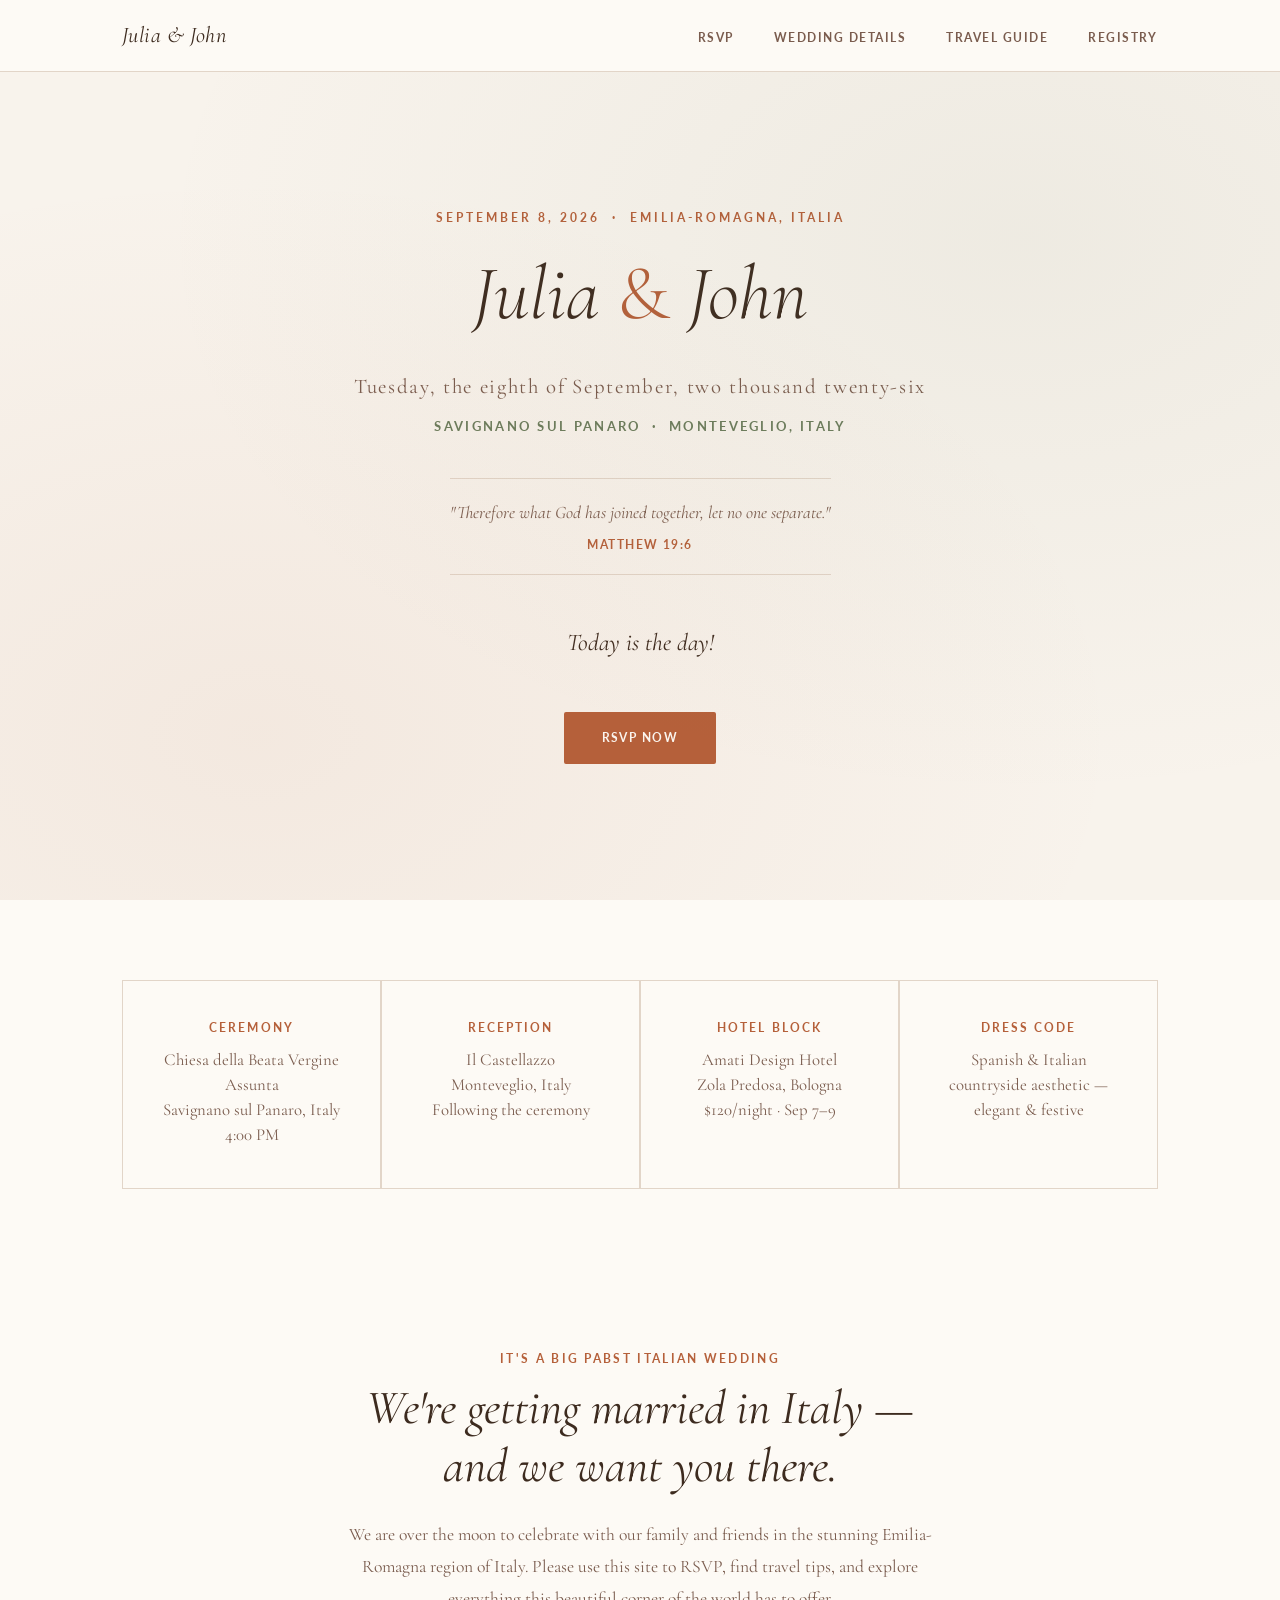
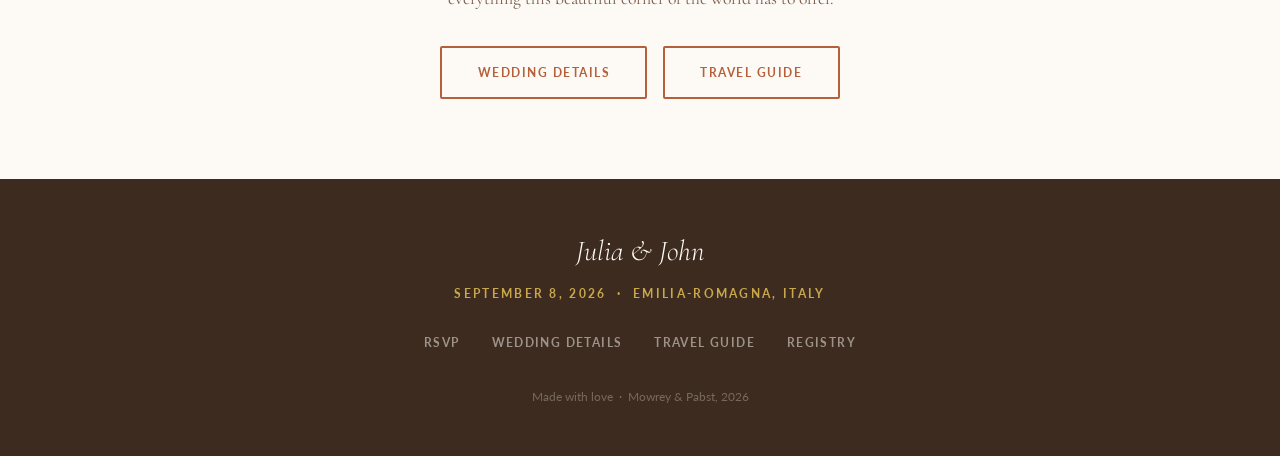
<file: index.html>
<!DOCTYPE html>
<html lang="en">
<head>
  <meta charset="UTF-8" />
  <meta name="viewport" content="width=device-width, initial-scale=1.0" />
  <title>Julia & John — September 8, 2026</title>
  <meta name="description" content="Julia Mowrey & John Pabst are getting married in Emilia-Romagna, Italy on September 8, 2026." />
  <link rel="stylesheet" href="css/style.css" />
</head>
<body>

  <!-- Navigation -->
  <nav>
    <div class="nav-inner">
      <a href="index.html" class="nav-logo">Julia & John</a>
      <ul class="nav-links">
        <li><a href="rsvp.html">RSVP</a></li>
        <li><a href="wedding-details.html">Wedding Details</a></li>
        <li><a href="travel-guide.html">Travel Guide</a></li>
        <li><a href="registry.html">Registry</a></li>
      </ul>
      <button class="nav-toggle" aria-label="Toggle menu">
        <span></span><span></span><span></span>
      </button>
    </div>
  </nav>

  <!-- Mobile Drawer -->
  <div class="nav-drawer">
    <a href="rsvp.html">RSVP</a>
    <a href="wedding-details.html">Wedding Details</a>
    <a href="travel-guide.html">Travel Guide</a>
    <a href="registry.html">Registry</a>
  </div>

  <div class="page-content">

    <!-- Hero -->
    <section class="hero">
      <p class="hero-eyebrow">September 8, 2026 &nbsp;·&nbsp; Emilia-Romagna, Italia</p>
      <h1>Julia <span class="hero-amp">&amp;</span> John</h1>
      <p class="hero-date">Tuesday, the eighth of September, two thousand twenty-six</p>
      <p class="hero-location">Savignano sul Panaro &nbsp;·&nbsp; Monteveglio, Italy</p>

      <blockquote class="hero-quote">
        "Therefore what God has joined together, let no one separate."
        <cite>Matthew 19:6</cite>
      </blockquote>

      <!-- Countdown -->
      <div class="countdown" id="countdown">
        <div class="countdown-unit">
          <span class="countdown-number" id="cd-days">--</span>
          <span class="countdown-label">Days</span>
        </div>
        <span class="countdown-sep">:</span>
        <div class="countdown-unit">
          <span class="countdown-number" id="cd-hours">--</span>
          <span class="countdown-label">Hours</span>
        </div>
        <span class="countdown-sep">:</span>
        <div class="countdown-unit">
          <span class="countdown-number" id="cd-minutes">--</span>
          <span class="countdown-label">Minutes</span>
        </div>
        <span class="countdown-sep">:</span>
        <div class="countdown-unit">
          <span class="countdown-number" id="cd-seconds">--</span>
          <span class="countdown-label">Seconds</span>
        </div>
      </div>

      <a href="rsvp.html" class="btn btn-primary">RSVP Now</a>
    </section>

    <!-- Quick Info -->
    <section class="quick-info">
      <div class="container">
        <div class="info-grid">
          <div class="info-card">
            <h4>Ceremony</h4>
            <p>Chiesa della Beata Vergine Assunta<br>Savignano sul Panaro, Italy<br>4:00 PM</p>
          </div>
          <div class="info-card">
            <h4>Reception</h4>
            <p>Il Castellazzo<br>Monteveglio, Italy<br>Following the ceremony</p>
          </div>
          <div class="info-card">
            <h4>Hotel Block</h4>
            <p>Amati Design Hotel<br>Zola Predosa, Bologna<br>$120/night · Sep 7–9</p>
          </div>
          <div class="info-card">
            <h4>Dress Code</h4>
            <p>Spanish & Italian<br>countryside aesthetic —<br>elegant & festive</p>
          </div>
        </div>
      </div>
    </section>

    <!-- Brief Welcome -->
    <section>
      <div class="container" style="max-width: 680px; text-align: center;">
        <p class="section-label">It's a Big Pabst Italian Wedding</p>
        <h2 style="font-style:italic; margin-bottom: 1.5rem;">We're getting married in Italy — and we want you there.</h2>
        <p style="color: var(--text-light); font-family: var(--font-serif); font-size: 1.1rem; line-height: 1.8; margin-bottom: 2rem;">
          We are over the moon to celebrate with our family and friends in the stunning Emilia-Romagna region of Italy.
          Please use this site to RSVP, find travel tips, and explore everything this beautiful corner of the world has to offer.
        </p>
        <div style="display:flex; gap:1rem; justify-content:center; flex-wrap:wrap;">
          <a href="wedding-details.html" class="btn btn-outline">Wedding Details</a>
          <a href="travel-guide.html" class="btn btn-outline">Travel Guide</a>
        </div>
      </div>
    </section>

  </div><!-- /.page-content -->

  <!-- Footer -->
  <footer>
    <p class="footer-names">Julia & John</p>
    <p class="footer-date">September 8, 2026 &nbsp;·&nbsp; Emilia-Romagna, Italy</p>
    <ul class="footer-links">
      <li><a href="rsvp.html">RSVP</a></li>
      <li><a href="wedding-details.html">Wedding Details</a></li>
      <li><a href="travel-guide.html">Travel Guide</a></li>
      <li><a href="registry.html">Registry</a></li>
    </ul>
    <p class="footer-copy">Made with love &nbsp;·&nbsp; Mowrey &amp; Pabst, 2026</p>
  </footer>

  <script src="js/main.js"></script>
</body>
</html>
</file>
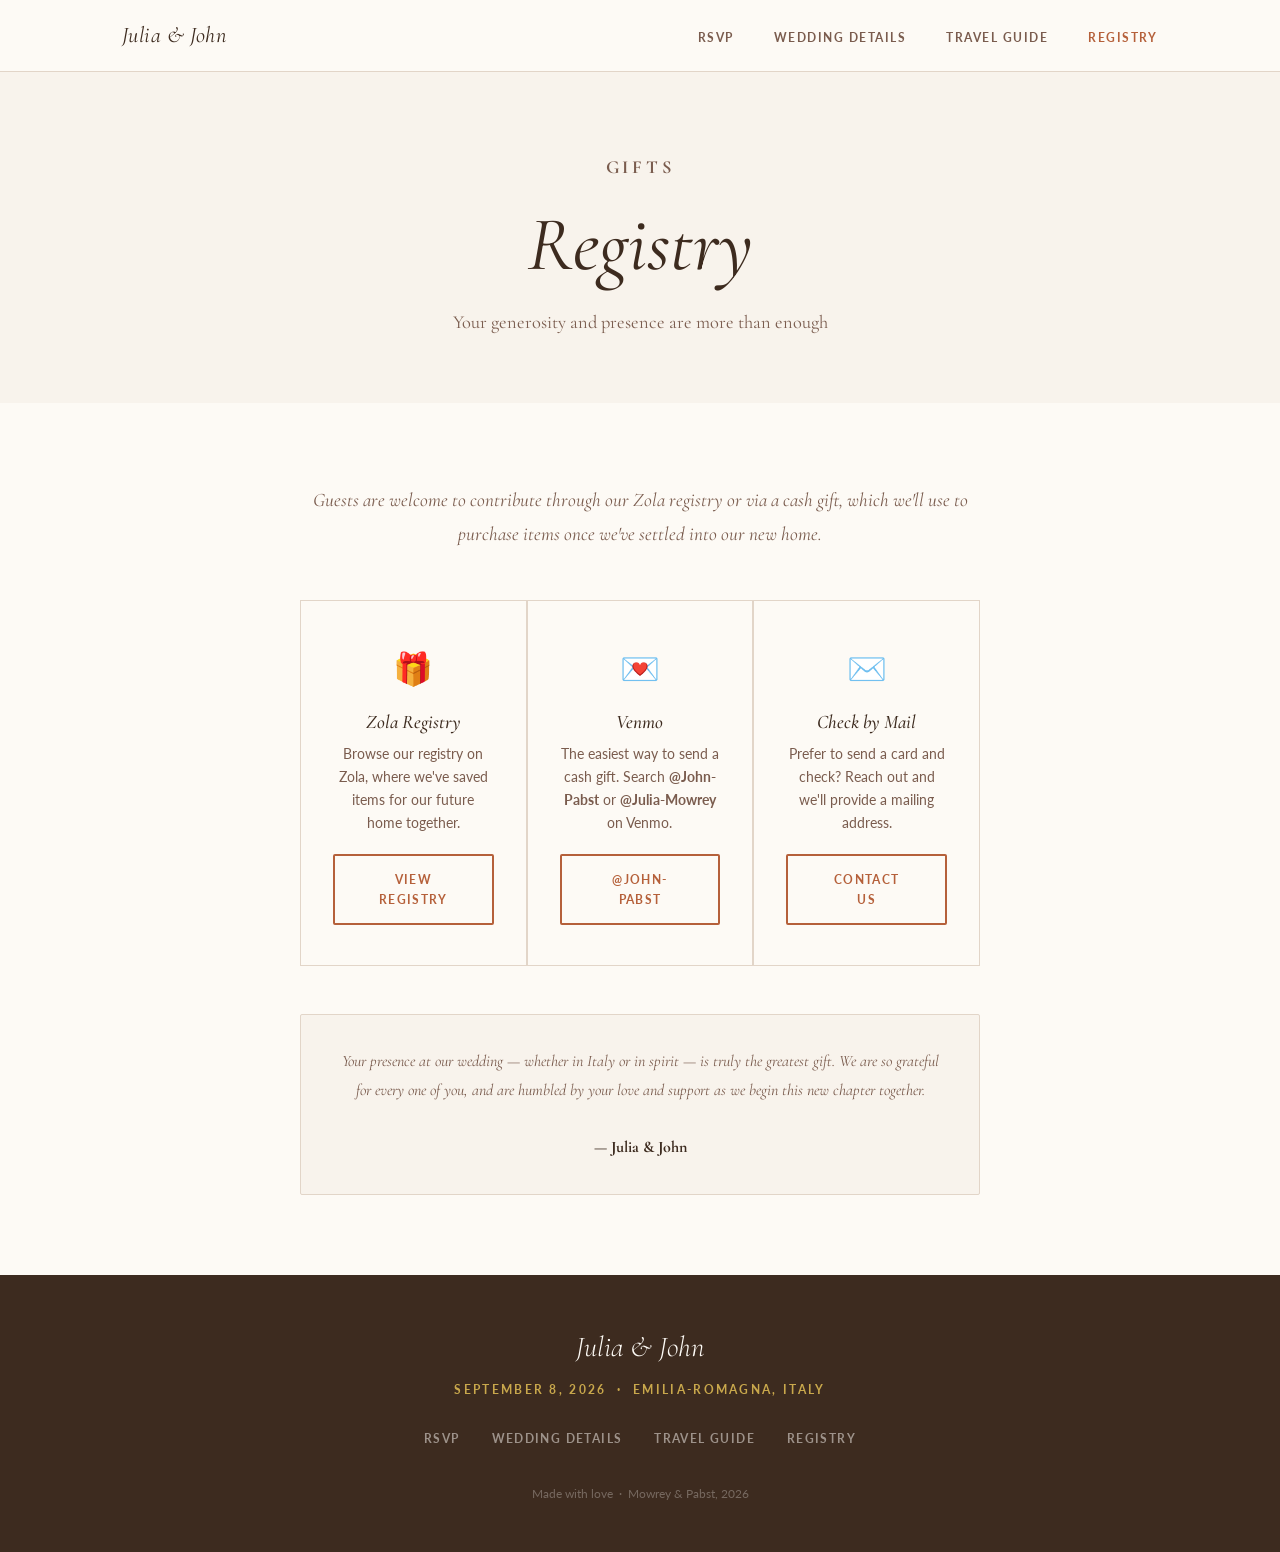
<file: registry.html>
<!DOCTYPE html>
<html lang="en">
<head>
  <meta charset="UTF-8" />
  <meta name="viewport" content="width=device-width, initial-scale=1.0" />
  <title>Registry — Julia & John</title>
  <meta name="description" content="Wedding registry for Julia & John Pabst, September 8, 2026." />
  <link rel="stylesheet" href="css/style.css" />
</head>
<body>

  <!-- Navigation -->
  <nav>
    <div class="nav-inner">
      <a href="index.html" class="nav-logo">Julia & John</a>
      <ul class="nav-links">
        <li><a href="rsvp.html">RSVP</a></li>
        <li><a href="wedding-details.html">Wedding Details</a></li>
        <li><a href="travel-guide.html">Travel Guide</a></li>
        <li><a href="registry.html">Registry</a></li>
      </ul>
      <button class="nav-toggle" aria-label="Toggle menu">
        <span></span><span></span><span></span>
      </button>
    </div>
  </nav>

  <div class="nav-drawer">
    <a href="rsvp.html">RSVP</a>
    <a href="wedding-details.html">Wedding Details</a>
    <a href="travel-guide.html">Travel Guide</a>
    <a href="registry.html">Registry</a>
  </div>

  <div class="page-content">

    <!-- Page Hero -->
    <div class="page-hero">
      <p class="section-label">Gifts</p>
      <h1>Registry</h1>
      <p>Your generosity and presence are more than enough</p>
    </div>

    <!-- Registry Content -->
    <section>
      <div class="container">
        <div class="registry-wrap">

          <p class="registry-message">
            Guests are welcome to contribute through our Zola registry or
            via a cash gift, which we'll use to purchase items once we've settled into our new home.
          </p>

          <div class="registry-options">

            <div class="registry-option">
              <span class="registry-option-icon">🎁</span>
              <h4>Zola Registry</h4>
              <p>
                Browse our registry on Zola, where we've saved items for our future home together.
              </p>
              <a
                href="https://www.zola.com/registry/juliaandjohnjune26"
                target="_blank"
                rel="noopener"
                class="btn btn-outline"
                style="font-size: 0.72rem;"
              >
                View Registry
              </a>
            </div>

            <div class="registry-option">
              <span class="registry-option-icon">💌</span>
              <h4>Venmo</h4>
              <p>
                The easiest way to send a cash gift. Search
                <strong>@John-Pabst</strong> or
                <strong>@Julia-Mowrey</strong> on Venmo.
              </p>
              <a href="#" class="btn btn-outline" style="font-size: 0.72rem;">
                @John-Pabst
              </a>
            </div>

            <div class="registry-option">
              <span class="registry-option-icon">✉️</span>
              <h4>Check by Mail</h4>
              <p>
                Prefer to send a card and check? Reach out and we'll provide a mailing address.
              </p>
              <a
                href="mailto:pabstmatrimonioteam@gmail.com"
                class="btn btn-outline"
                style="font-size: 0.72rem;"
              >
                Contact Us
              </a>
            </div>

          </div>

          <div class="registry-note">
            Your presence at our wedding — whether in Italy or in spirit — is truly the greatest gift.
            We are so grateful for every one of you, and are humbled by your love and support as we begin
            this new chapter together.
            <br><br>
            <strong style="font-style: normal; color: var(--brown);">— Julia & John</strong>
          </div>

        </div>
      </div>
    </section>

  </div><!-- /.page-content -->

  <!-- Footer -->
  <footer>
    <p class="footer-names">Julia & John</p>
    <p class="footer-date">September 8, 2026 &nbsp;·&nbsp; Emilia-Romagna, Italy</p>
    <ul class="footer-links">
      <li><a href="rsvp.html">RSVP</a></li>
      <li><a href="wedding-details.html">Wedding Details</a></li>
      <li><a href="travel-guide.html">Travel Guide</a></li>
      <li><a href="registry.html">Registry</a></li>
    </ul>
    <p class="footer-copy">Made with love &nbsp;·&nbsp; Mowrey &amp; Pabst, 2026</p>
  </footer>

  <script src="js/main.js"></script>
</body>
</html>
</file>
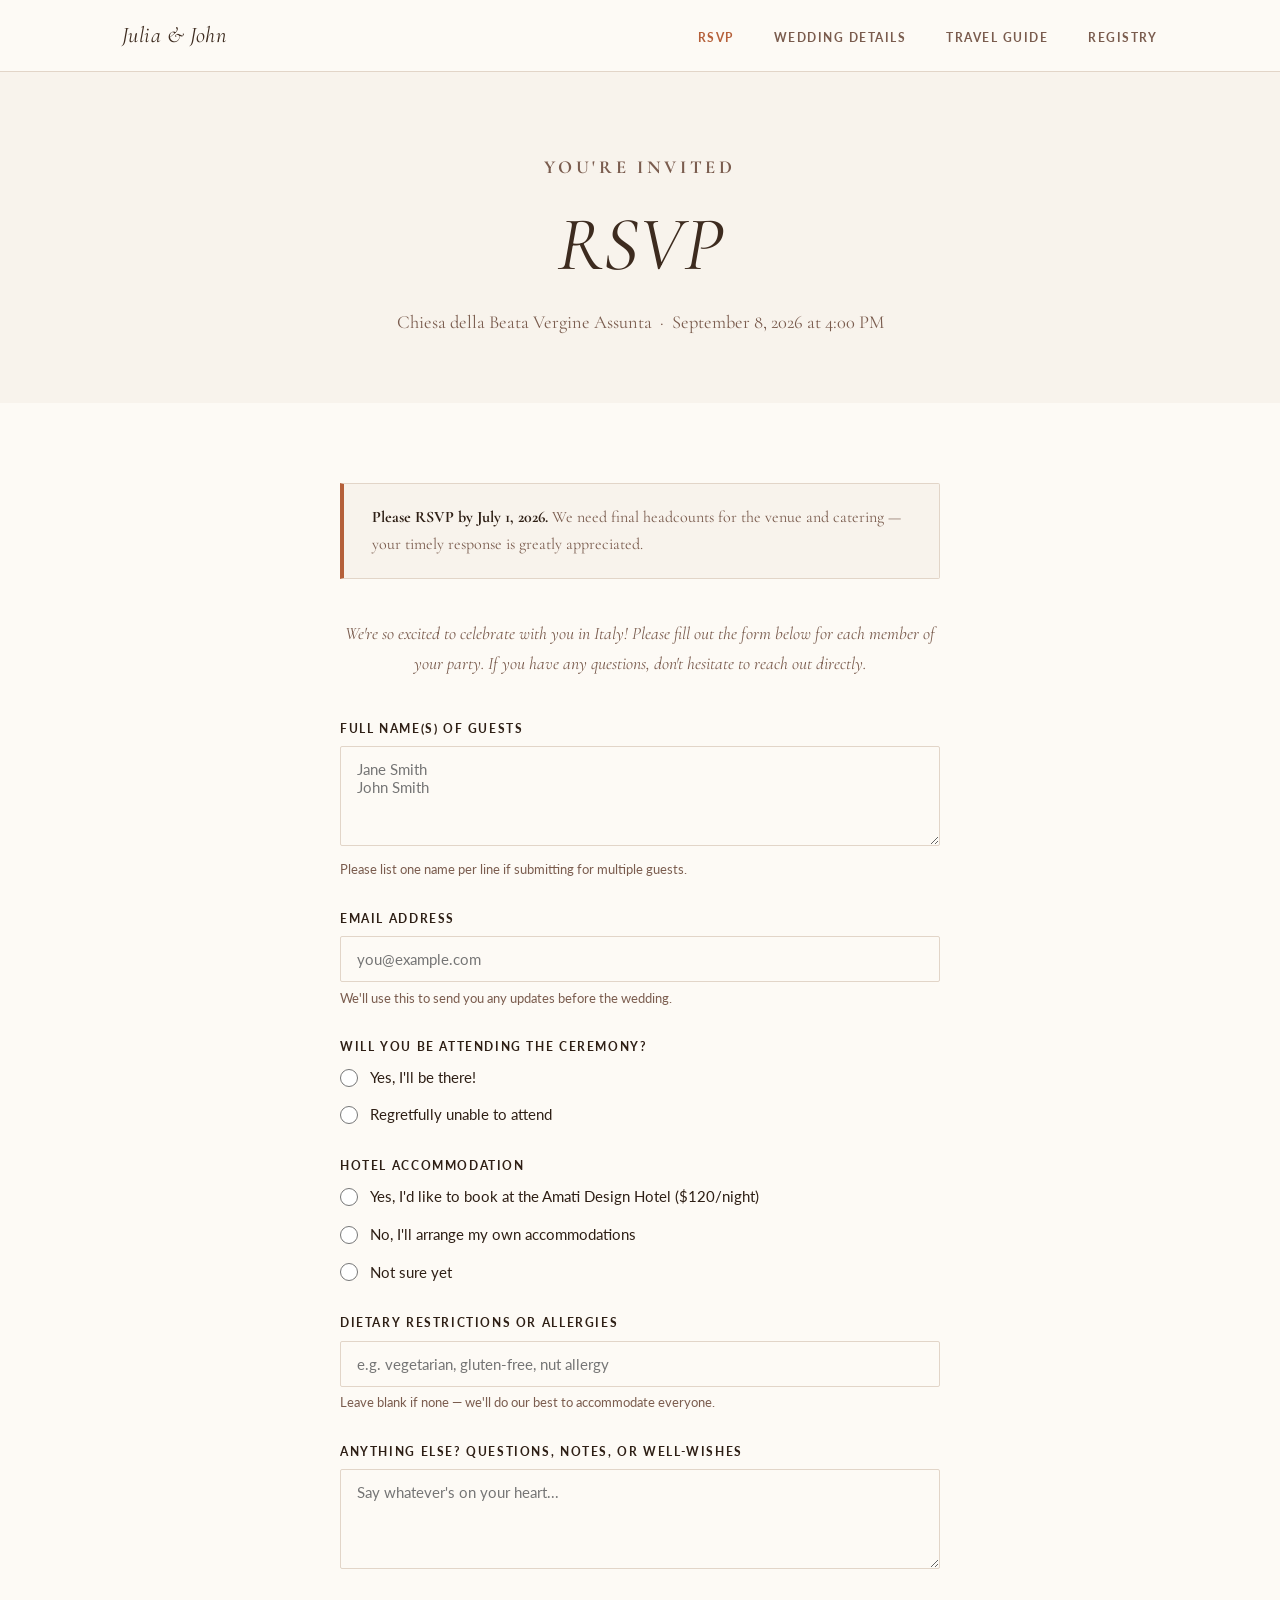
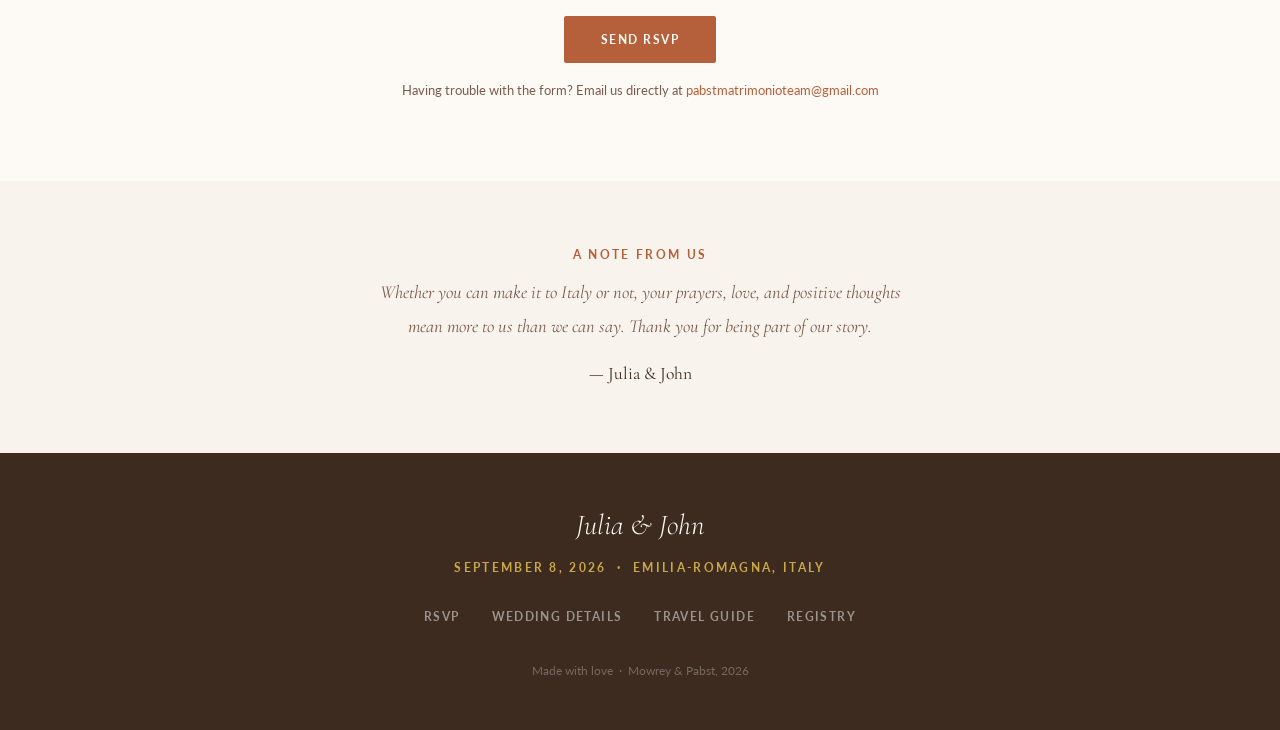
<file: rsvp.html>
<!DOCTYPE html>
<html lang="en">
<head>
  <meta charset="UTF-8" />
  <meta name="viewport" content="width=device-width, initial-scale=1.0" />
  <title>RSVP — Julia & John</title>
  <meta name="description" content="RSVP for Julia & John's wedding on September 8, 2026 in Emilia-Romagna, Italy." />
  <link rel="stylesheet" href="css/style.css" />
</head>
<body>

  <!-- Navigation -->
  <nav>
    <div class="nav-inner">
      <a href="index.html" class="nav-logo">Julia & John</a>
      <ul class="nav-links">
        <li><a href="rsvp.html">RSVP</a></li>
        <li><a href="wedding-details.html">Wedding Details</a></li>
        <li><a href="travel-guide.html">Travel Guide</a></li>
        <li><a href="registry.html">Registry</a></li>
      </ul>
      <button class="nav-toggle" aria-label="Toggle menu">
        <span></span><span></span><span></span>
      </button>
    </div>
  </nav>

  <div class="nav-drawer">
    <a href="rsvp.html">RSVP</a>
    <a href="wedding-details.html">Wedding Details</a>
    <a href="travel-guide.html">Travel Guide</a>
    <a href="registry.html">Registry</a>
  </div>

  <div class="page-content">

    <!-- Page Hero -->
    <div class="page-hero">
      <p class="section-label">You're Invited</p>
      <h1>RSVP</h1>
      <p>Chiesa della Beata Vergine Assunta &nbsp;·&nbsp; September 8, 2026 at 4:00 PM</p>
    </div>

    <!-- RSVP Form -->
    <section>
      <div class="container">
        <div class="rsvp-wrap">

          <div class="rsvp-deadline">
            <p><strong>Please RSVP by July 1, 2026.</strong> We need final headcounts for the venue and catering — your timely response is greatly appreciated.</p>
          </div>

          <p class="form-intro">
            We're so excited to celebrate with you in Italy! Please fill out the form below for each member of your party.
            If you have any questions, don't hesitate to reach out directly.
          </p>

          <!-- Success message (hidden until submission) -->
          <div id="rsvp-success" style="display:none; text-align:center; padding: 3rem 2rem;">
            <div class="ornament">✦ ✦ ✦</div>
            <h3 style="font-style:italic; margin: 1rem 0;">Thank you!</h3>
            <p style="color: var(--text-light); font-family: var(--font-serif); font-size: 1.1rem; line-height: 1.7;">
              Your RSVP has been received. We can't wait to celebrate with you in Italy.
              We'll be in touch with any updates as the date approaches.
            </p>
          </div>

          <form
            id="rsvp-form"
            action="https://formspree.io/f/xkoqbodz"
            method="POST"
          >

            <!-- Guest Names -->
            <div class="form-group">
              <label class="form-label" for="names">Full Name(s) of Guests</label>
              <textarea
                id="names"
                name="names"
                class="form-control"
                rows="3"
                placeholder="Jane Smith&#10;John Smith"
                required
              ></textarea>
              <p class="form-hint">Please list one name per line if submitting for multiple guests.</p>
            </div>

            <!-- Email -->
            <div class="form-group">
              <label class="form-label" for="email">Email Address</label>
              <input
                type="email"
                id="email"
                name="email"
                class="form-control"
                placeholder="you@example.com"
                required
              />
              <p class="form-hint">We'll use this to send you any updates before the wedding.</p>
            </div>

            <!-- Attendance -->
            <div class="form-group">
              <label class="form-label">Will you be attending the ceremony?</label>
              <div class="radio-group">
                <label class="radio-option">
                  <input type="radio" name="attending" value="yes" required />
                  <span>Yes, I'll be there!</span>
                </label>
                <label class="radio-option">
                  <input type="radio" name="attending" value="no" />
                  <span>Regretfully unable to attend</span>
                </label>
              </div>
            </div>

            <!-- Hotel -->
            <div class="form-group">
              <label class="form-label">Hotel Accommodation</label>
              <div class="radio-group">
                <label class="radio-option">
                  <input type="radio" name="hotel" value="yes" />
                  <span>Yes, I'd like to book at the Amati Design Hotel ($120/night)</span>
                </label>
                <label class="radio-option">
                  <input type="radio" name="hotel" value="no" />
                  <span>No, I'll arrange my own accommodations</span>
                </label>
                <label class="radio-option">
                  <input type="radio" name="hotel" value="unsure" />
                  <span>Not sure yet</span>
                </label>
              </div>
            </div>

            <!-- Dietary -->
            <div class="form-group">
              <label class="form-label" for="dietary">Dietary Restrictions or Allergies</label>
              <input
                type="text"
                id="dietary"
                name="dietary"
                class="form-control"
                placeholder="e.g. vegetarian, gluten-free, nut allergy"
              />
              <p class="form-hint">Leave blank if none — we'll do our best to accommodate everyone.</p>
            </div>

            <!-- Notes -->
            <div class="form-group">
              <label class="form-label" for="notes">Anything Else? Questions, Notes, or Well-Wishes</label>
              <textarea
                id="notes"
                name="notes"
                class="form-control"
                rows="4"
                placeholder="Say whatever's on your heart..."
              ></textarea>
            </div>

            <div class="form-submit">
              <button type="submit" class="btn btn-primary">Send RSVP</button>
              <p class="form-note">
                Having trouble with the form? Email us directly at
                <a href="mailto:pabstmatrimonioteam@gmail.com">pabstmatrimonioteam@gmail.com</a>
              </p>
            </div>

          </form>

        </div>
      </div>
    </section>

    <!-- Note -->
    <section style="background: var(--cream); padding: 4rem 2rem; text-align: center;">
      <div style="max-width: 540px; margin: 0 auto;">
        <p class="section-label">A Note from Us</p>
        <p style="font-family: var(--font-serif); font-size: 1.15rem; font-style: italic; color: var(--text-light); line-height: 1.8;">
          Whether you can make it to Italy or not, your prayers, love, and positive thoughts
          mean more to us than we can say. Thank you for being part of our story.
        </p>
        <p style="font-family: var(--font-serif); font-size: 1.1rem; color: var(--brown); margin-top: 1rem;">
          — Julia & John
        </p>
      </div>
    </section>

  </div><!-- /.page-content -->

  <!-- Footer -->
  <footer>
    <p class="footer-names">Julia & John</p>
    <p class="footer-date">September 8, 2026 &nbsp;·&nbsp; Emilia-Romagna, Italy</p>
    <ul class="footer-links">
      <li><a href="rsvp.html">RSVP</a></li>
      <li><a href="wedding-details.html">Wedding Details</a></li>
      <li><a href="travel-guide.html">Travel Guide</a></li>
      <li><a href="registry.html">Registry</a></li>
    </ul>
    <p class="footer-copy">Made with love &nbsp;·&nbsp; Mowrey &amp; Pabst, 2026</p>
  </footer>

  <script src="js/main.js"></script>
</body>
</html>
</file>
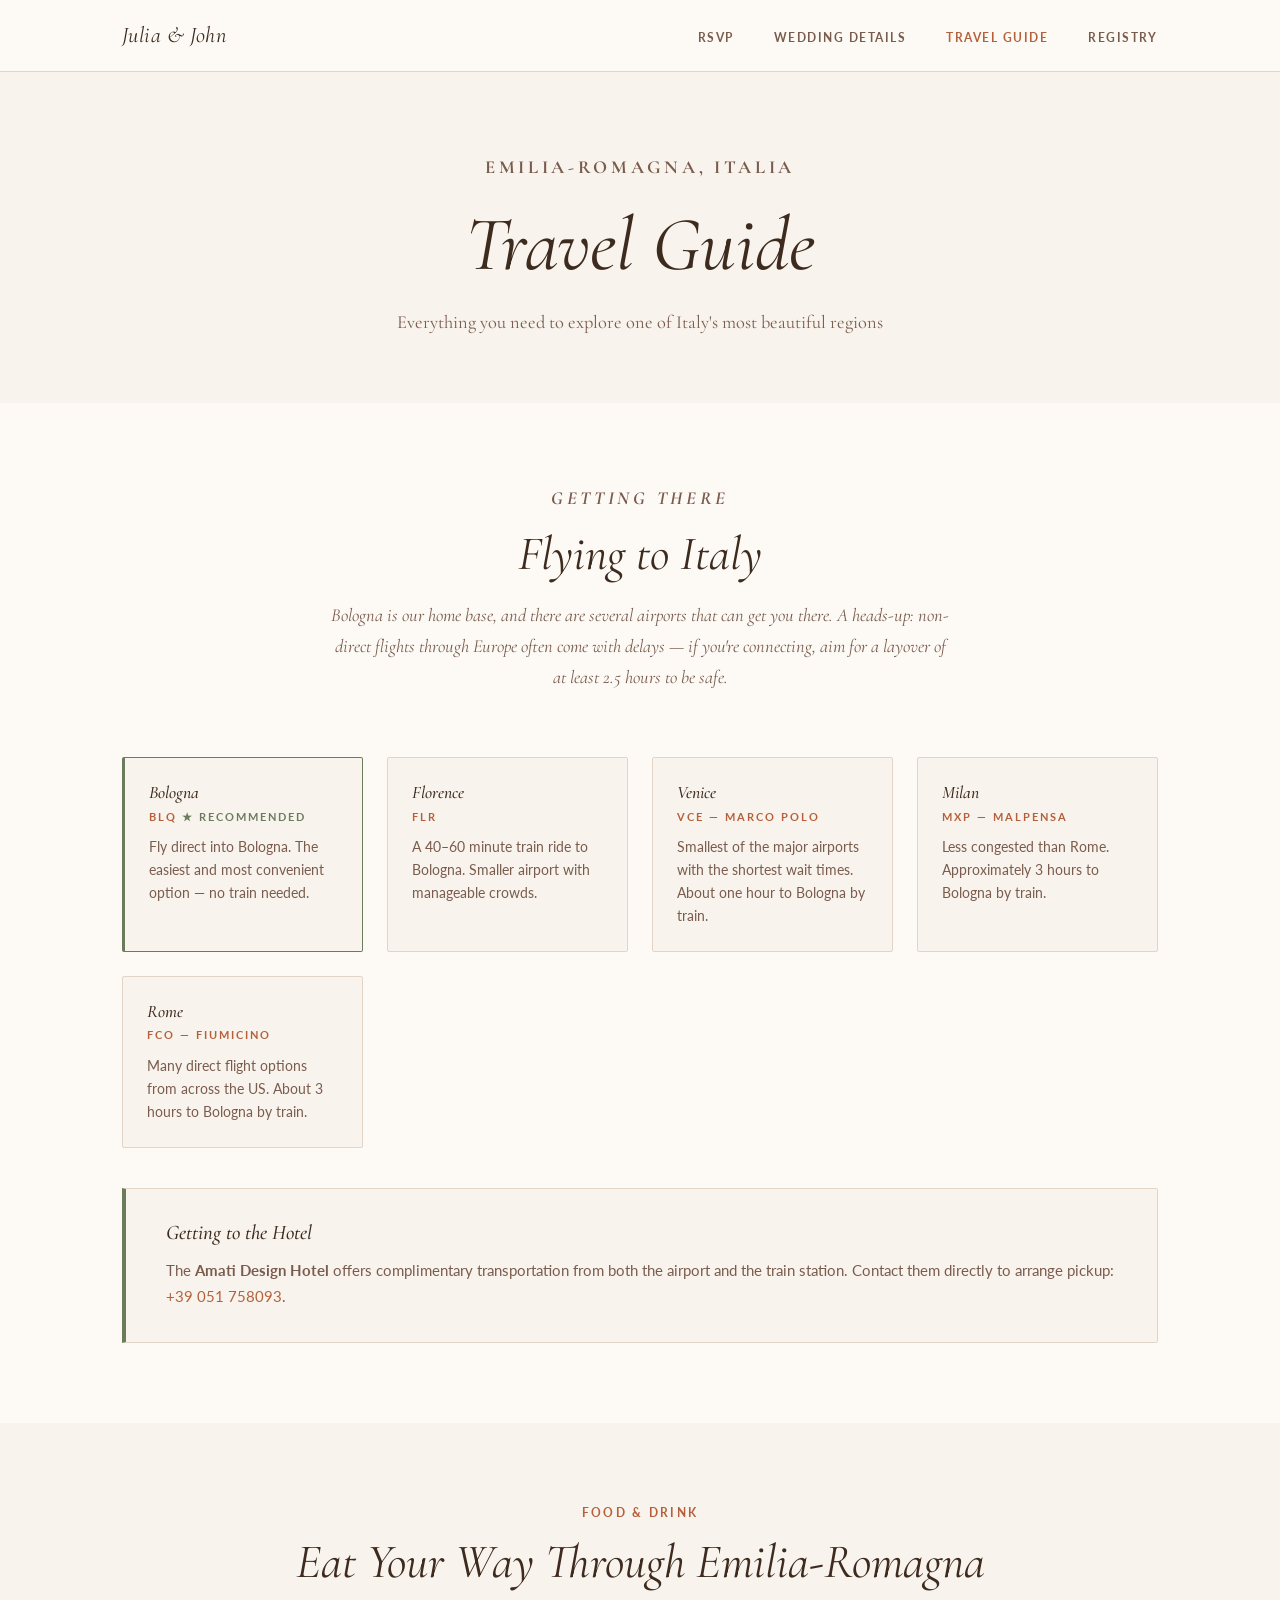
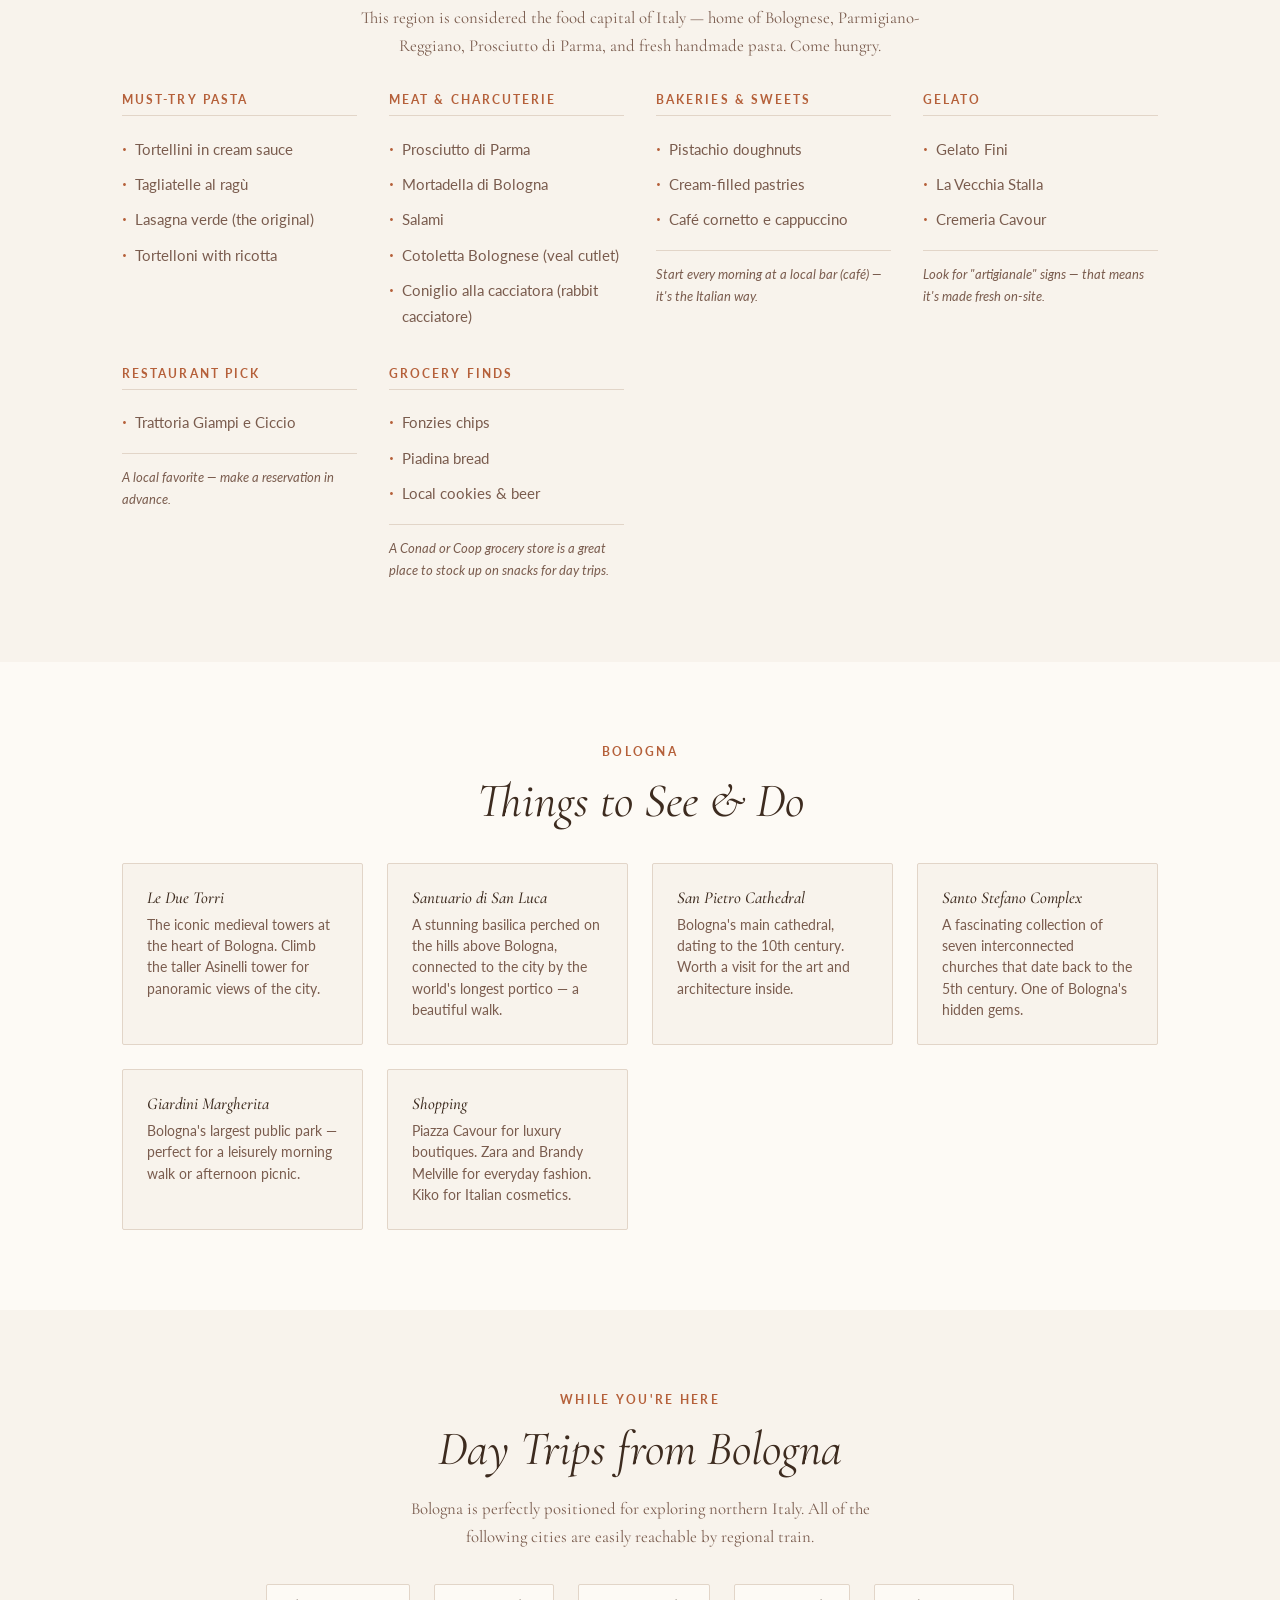
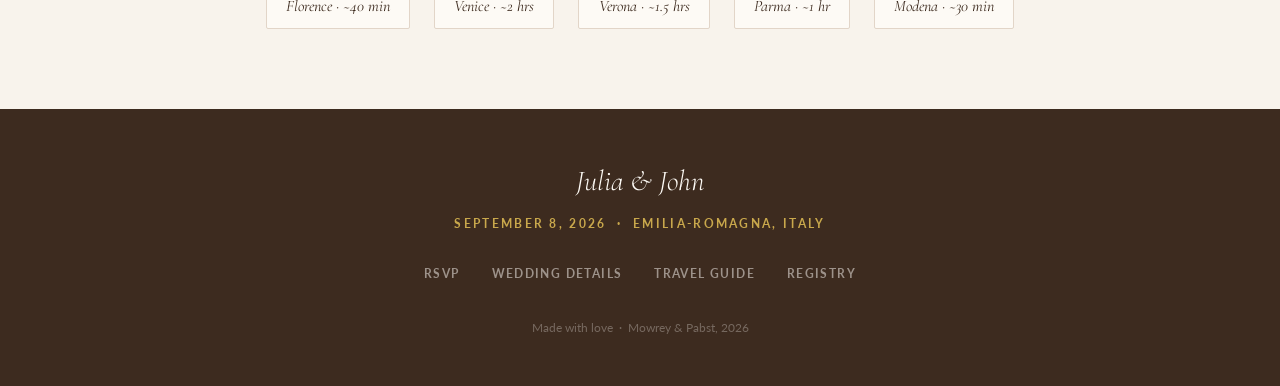
<file: travel-guide.html>
<!DOCTYPE html>
<html lang="en">
<head>
  <meta charset="UTF-8" />
  <meta name="viewport" content="width=device-width, initial-scale=1.0" />
  <title>Travel Guide — Julia & John</title>
  <meta name="description" content="Travel guide for Julia & John's wedding in Emilia-Romagna, Italy. Airports, dining, sights, and day trips." />
  <link rel="stylesheet" href="css/style.css" />
</head>
<body>

  <!-- Navigation -->
  <nav>
    <div class="nav-inner">
      <a href="index.html" class="nav-logo">Julia & John</a>
      <ul class="nav-links">
        <li><a href="rsvp.html">RSVP</a></li>
        <li><a href="wedding-details.html">Wedding Details</a></li>
        <li><a href="travel-guide.html">Travel Guide</a></li>
        <li><a href="registry.html">Registry</a></li>
      </ul>
      <button class="nav-toggle" aria-label="Toggle menu">
        <span></span><span></span><span></span>
      </button>
    </div>
  </nav>

  <div class="nav-drawer">
    <a href="rsvp.html">RSVP</a>
    <a href="wedding-details.html">Wedding Details</a>
    <a href="travel-guide.html">Travel Guide</a>
    <a href="registry.html">Registry</a>
  </div>

  <div class="page-content">

    <!-- Page Hero -->
    <div class="page-hero">
      <p class="section-label">Emilia-Romagna, Italia</p>
      <h1>Travel Guide</h1>
      <p>Everything you need to explore one of Italy's most beautiful regions</p>
    </div>

    <!-- Getting There -->
    <section>
      <div class="container">

        <div class="travel-intro">
          <p class="section-label">Getting There</p>
          <h2 style="font-style:italic; margin-bottom: 1rem;">Flying to Italy</h2>
          <p>
            Bologna is our home base, and there are several airports that can get you there.
            A heads-up: non-direct flights through Europe often come with delays — if you're
            connecting, aim for a layover of at least 2.5 hours to be safe.
          </p>
        </div>

        <div class="airport-grid">

          <div class="airport-card best">
            <h4>Bologna</h4>
            <p class="airport-code">BLQ</p>
            <p>Fly direct into Bologna. The easiest and most convenient option — no train needed.</p>
          </div>

          <div class="airport-card">
            <h4>Florence</h4>
            <p class="airport-code">FLR</p>
            <p>A 40–60 minute train ride to Bologna. Smaller airport with manageable crowds.</p>
          </div>

          <div class="airport-card">
            <h4>Venice</h4>
            <p class="airport-code">VCE — Marco Polo</p>
            <p>Smallest of the major airports with the shortest wait times. About one hour to Bologna by train.</p>
          </div>

          <div class="airport-card">
            <h4>Milan</h4>
            <p class="airport-code">MXP — Malpensa</p>
            <p>Less congested than Rome. Approximately 3 hours to Bologna by train.</p>
          </div>

          <div class="airport-card">
            <h4>Rome</h4>
            <p class="airport-code">FCO — Fiumicino</p>
            <p>Many direct flight options from across the US. About 3 hours to Bologna by train.</p>
          </div>

        </div>

        <!-- Hotel transport note -->
        <div style="margin-top: 2.5rem;" class="hotel-box">
          <h4>Getting to the Hotel</h4>
          <p style="color: var(--text-light); font-size: 0.95rem; margin-top: 0.75rem;">
            The <strong>Amati Design Hotel</strong> offers complimentary transportation from both the airport
            and the train station. Contact them directly to arrange pickup:
            <a href="tel:+390517580993">+39 051 758093</a>.
          </p>
        </div>

      </div>
    </section>

    <!-- Food & Drink -->
    <section class="food-section">
      <div class="container">

        <div style="text-align: center; margin-bottom: 2rem;">
          <p class="section-label">Food & Drink</p>
          <h2 style="font-style: italic;">Eat Your Way Through Emilia-Romagna</h2>
          <p style="color: var(--text-light); font-family: var(--font-serif); font-size: 1.05rem; margin-top: 0.75rem; max-width: 560px; margin-left: auto; margin-right: auto;">
            This region is considered the food capital of Italy — home of Bolognese, Parmigiano-Reggiano,
            Prosciutto di Parma, and fresh handmade pasta. Come hungry.
          </p>
        </div>

        <div class="food-cols">

          <div class="food-col">
            <h4>Must-Try Pasta</h4>
            <ul>
              <li>Tortellini in cream sauce</li>
              <li>Tagliatelle al ragù</li>
              <li>Lasagna verde (the original)</li>
              <li>Tortelloni with ricotta</li>
            </ul>
          </div>

          <div class="food-col">
            <h4>Meat & Charcuterie</h4>
            <ul>
              <li>Prosciutto di Parma</li>
              <li>Mortadella di Bologna</li>
              <li>Salami</li>
              <li>Cotoletta Bolognese (veal cutlet)</li>
              <li>Coniglio alla cacciatora (rabbit cacciatore)</li>
            </ul>
          </div>

          <div class="food-col">
            <h4>Bakeries & Sweets</h4>
            <ul>
              <li>Pistachio doughnuts</li>
              <li>Cream-filled pastries</li>
              <li>Café cornetto e cappuccino</li>
            </ul>
            <p class="note">Start every morning at a local bar (café) — it's the Italian way.</p>
          </div>

          <div class="food-col">
            <h4>Gelato</h4>
            <ul>
              <li>Gelato Fini</li>
              <li>La Vecchia Stalla</li>
              <li>Cremeria Cavour</li>
            </ul>
            <p class="note">Look for "artigianale" signs — that means it's made fresh on-site.</p>
          </div>

          <div class="food-col">
            <h4>Restaurant Pick</h4>
            <ul>
              <li>Trattoria Giampi e Ciccio</li>
            </ul>
            <p class="note">A local favorite — make a reservation in advance.</p>
          </div>

          <div class="food-col">
            <h4>Grocery Finds</h4>
            <ul>
              <li>Fonzies chips</li>
              <li>Piadina bread</li>
              <li>Local cookies & beer</li>
            </ul>
            <p class="note">A Conad or Coop grocery store is a great place to stock up on snacks for day trips.</p>
          </div>

        </div>
      </div>
    </section>

    <!-- Sights in Bologna -->
    <section>
      <div class="container">
        <div style="text-align: center; margin-bottom: 2rem;">
          <p class="section-label">Bologna</p>
          <h2 style="font-style: italic;">Things to See & Do</h2>
        </div>

        <div class="sights-grid">

          <div class="sight-card">
            <h4>Le Due Torri</h4>
            <p>The iconic medieval towers at the heart of Bologna. Climb the taller Asinelli tower for panoramic views of the city.</p>
          </div>

          <div class="sight-card">
            <h4>Santuario di San Luca</h4>
            <p>A stunning basilica perched on the hills above Bologna, connected to the city by the world's longest portico — a beautiful walk.</p>
          </div>

          <div class="sight-card">
            <h4>San Pietro Cathedral</h4>
            <p>Bologna's main cathedral, dating to the 10th century. Worth a visit for the art and architecture inside.</p>
          </div>

          <div class="sight-card">
            <h4>Santo Stefano Complex</h4>
            <p>A fascinating collection of seven interconnected churches that date back to the 5th century. One of Bologna's hidden gems.</p>
          </div>

          <div class="sight-card">
            <h4>Giardini Margherita</h4>
            <p>Bologna's largest public park — perfect for a leisurely morning walk or afternoon picnic.</p>
          </div>

          <div class="sight-card">
            <h4>Shopping</h4>
            <p>Piazza Cavour for luxury boutiques. Zara and Brandy Melville for everyday fashion. Kiko for Italian cosmetics.</p>
          </div>

        </div>
      </div>
    </section>

    <!-- Day Trips -->
    <section style="background: var(--cream);">
      <div class="container" style="text-align: center;">
        <p class="section-label">While You're Here</p>
        <h2 style="font-style: italic; margin-bottom: 1rem;">Day Trips from Bologna</h2>
        <p style="color: var(--text-light); font-family: var(--font-serif); font-size: 1.05rem; max-width: 500px; margin: 0 auto 2rem;">
          Bologna is perfectly positioned for exploring northern Italy.
          All of the following cities are easily reachable by regional train.
        </p>
        <div class="day-trips" style="justify-content: center;">
          <span class="day-trip-tag">Florence · ~40 min</span>
          <span class="day-trip-tag">Venice · ~2 hrs</span>
          <span class="day-trip-tag">Verona · ~1.5 hrs</span>
          <span class="day-trip-tag">Parma · ~1 hr</span>
          <span class="day-trip-tag">Modena · ~30 min</span>
        </div>
      </div>
    </section>

  </div><!-- /.page-content -->

  <!-- Footer -->
  <footer>
    <p class="footer-names">Julia & John</p>
    <p class="footer-date">September 8, 2026 &nbsp;·&nbsp; Emilia-Romagna, Italy</p>
    <ul class="footer-links">
      <li><a href="rsvp.html">RSVP</a></li>
      <li><a href="wedding-details.html">Wedding Details</a></li>
      <li><a href="travel-guide.html">Travel Guide</a></li>
      <li><a href="registry.html">Registry</a></li>
    </ul>
    <p class="footer-copy">Made with love &nbsp;·&nbsp; Mowrey &amp; Pabst, 2026</p>
  </footer>

  <script src="js/main.js"></script>
</body>
</html>
</file>
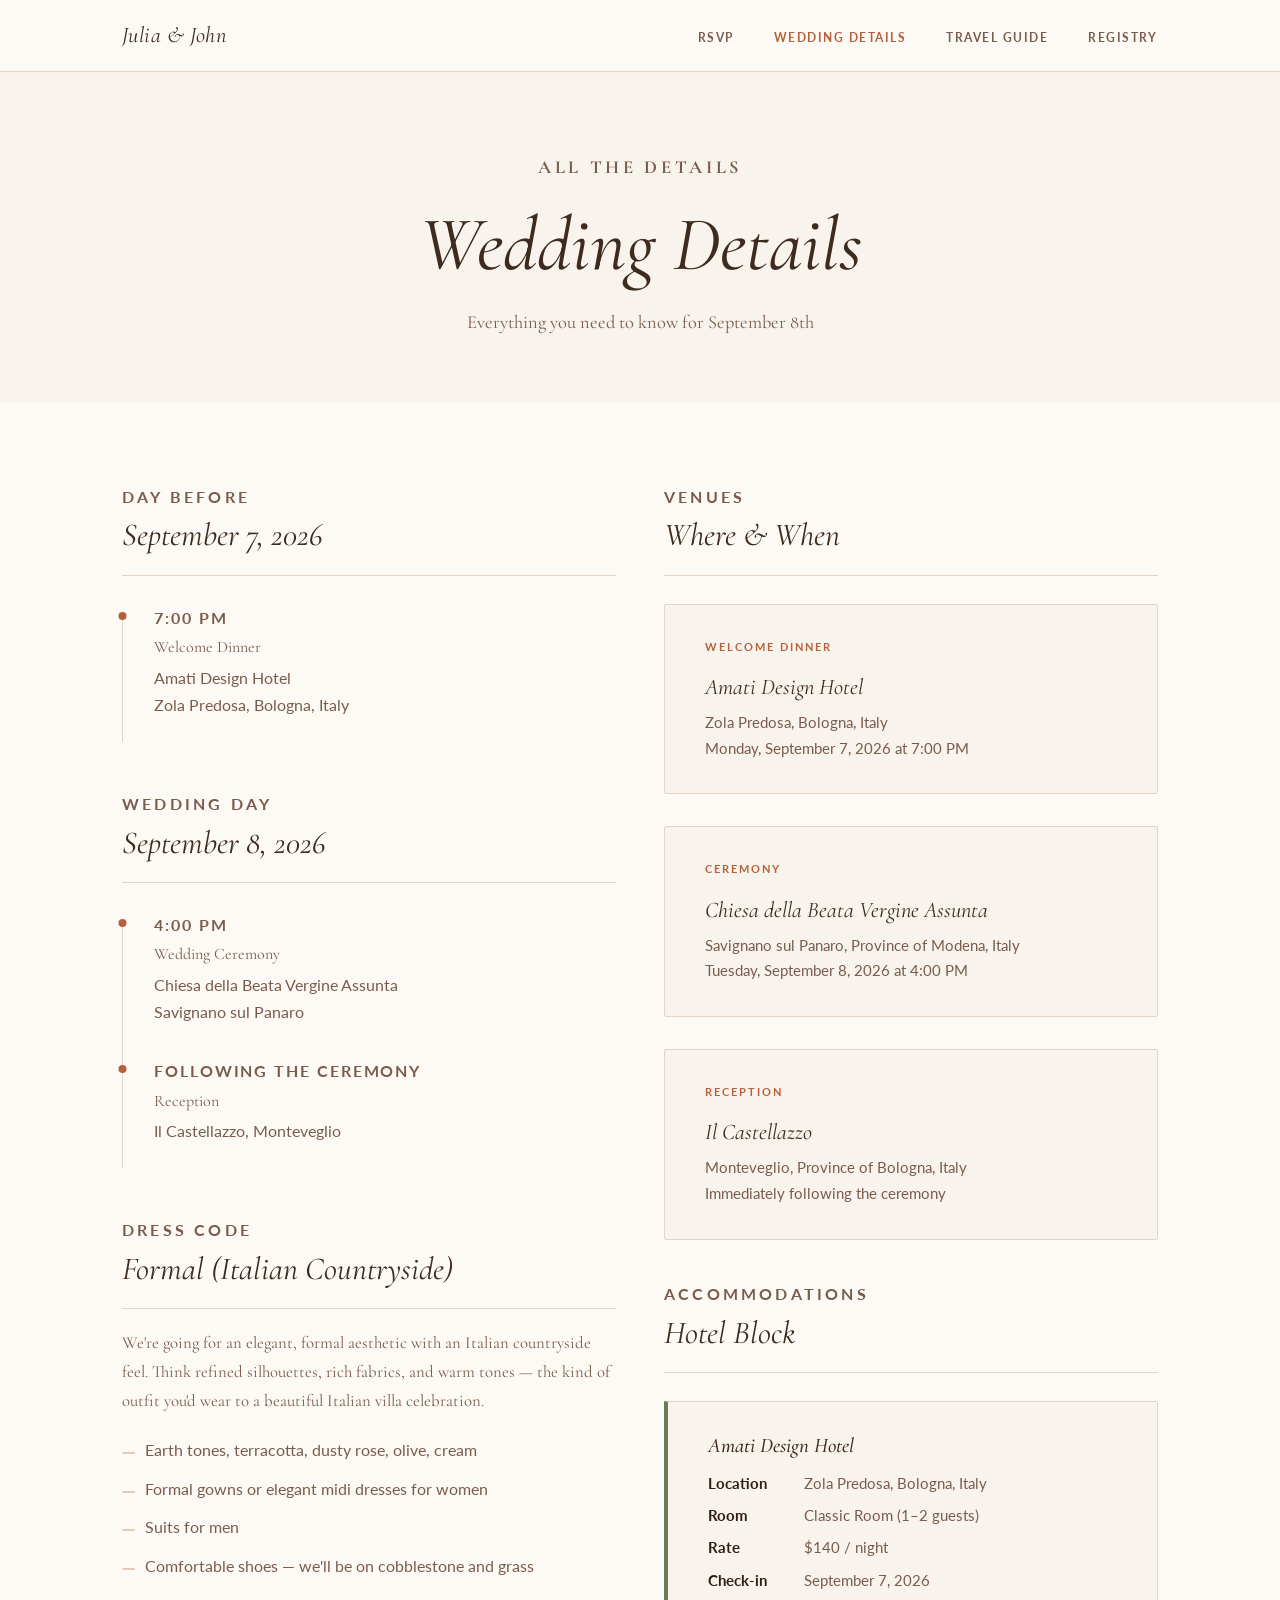
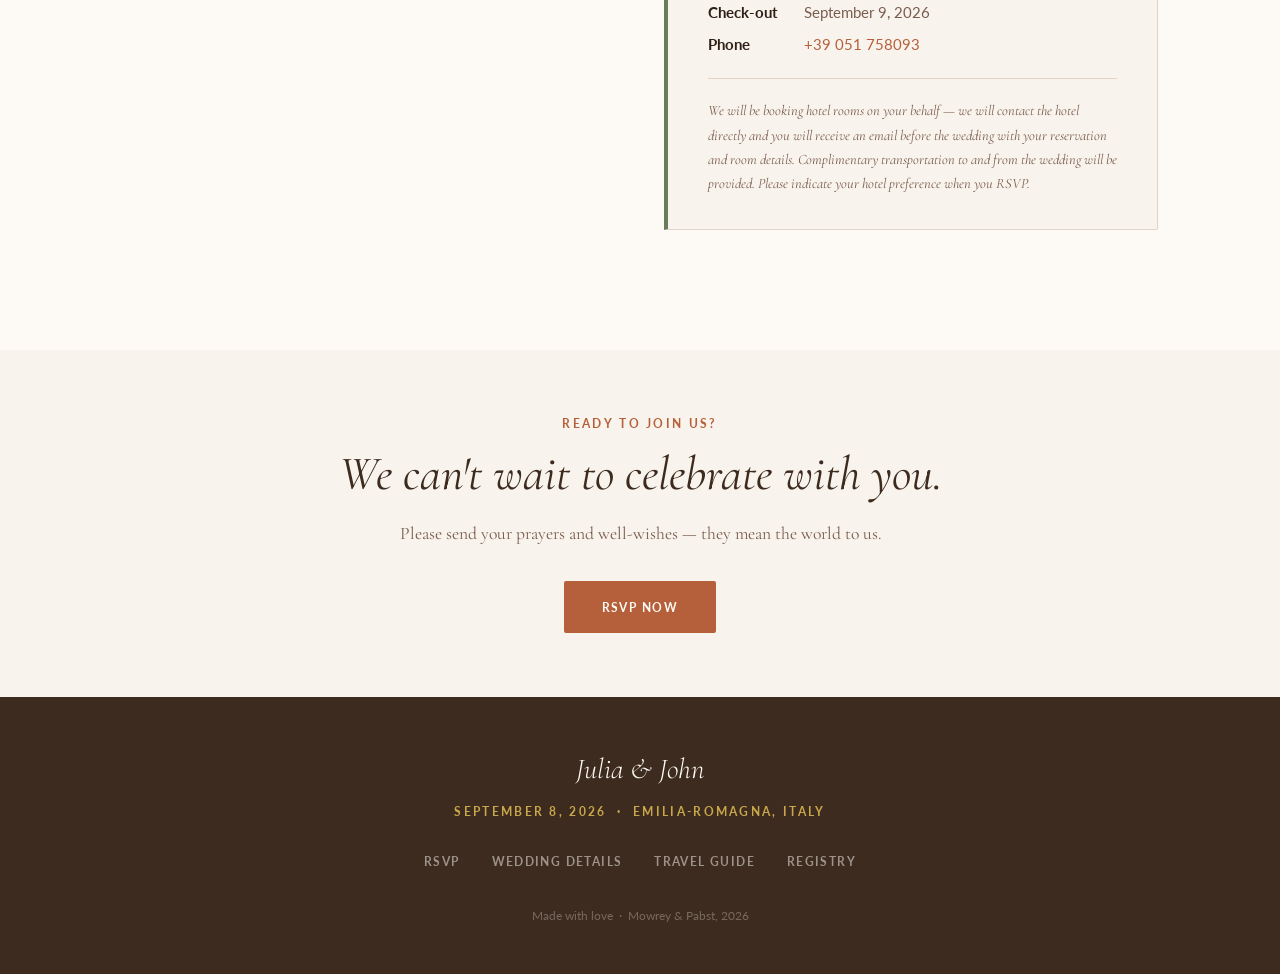
<file: wedding-details.html>
<!DOCTYPE html>
<html lang="en">
<head>
  <meta charset="UTF-8" />
  <meta name="viewport" content="width=device-width, initial-scale=1.0" />
  <title>Wedding Details — Julia & John</title>
  <meta name="description" content="All the details for Julia & John's wedding on September 8, 2026 in Emilia-Romagna, Italy." />
  <link rel="stylesheet" href="css/style.css" />
</head>
<body>

  <!-- Navigation -->
  <nav>
    <div class="nav-inner">
      <a href="index.html" class="nav-logo">Julia & John</a>
      <ul class="nav-links">
        <li><a href="rsvp.html">RSVP</a></li>
        <li><a href="wedding-details.html">Wedding Details</a></li>
        <li><a href="travel-guide.html">Travel Guide</a></li>
        <li><a href="registry.html">Registry</a></li>
      </ul>
      <button class="nav-toggle" aria-label="Toggle menu">
        <span></span><span></span><span></span>
      </button>
    </div>
  </nav>

  <div class="nav-drawer">
    <a href="rsvp.html">RSVP</a>
    <a href="wedding-details.html">Wedding Details</a>
    <a href="travel-guide.html">Travel Guide</a>
    <a href="registry.html">Registry</a>
  </div>

  <div class="page-content">

    <!-- Page Hero -->
    <div class="page-hero">
      <p class="section-label">All the Details</p>
      <h1>Wedding Details</h1>
      <p>Everything you need to know for September 8th</p>
    </div>

    <!-- Main Content -->
    <section>
      <div class="container">
        <div class="details-grid">

          <!-- Left Column -->
          <div>

            <!-- Schedule -->
            <!-- Day Before -->
            
            <div class="detail-block"> <p class="section-label">Day Before</p> <h3>September 7, 2026</h3> <hr class="divider" style="margin: 1.25rem 0 1.75rem;">
            
            <div class="timeline"> 
              <div class="timeline-item"> 
                <p class="timeline-time">7:00 PM</p> <p class="timeline-event">Welcome Dinner</p> 
                <p class="timeline-detail"> Amati Design Hotel<br> Zola Predosa, Bologna, Italy </p> 
              </div> 
            </div> 
            </div>
            
            <!-- Wedding Day -->
            
            <div class="detail-block"> 
              <p class="section-label">Wedding Day</p> 
              <h3>September 8, 2026</h3> <hr class="divider" style="margin: 1.25rem 0 1.75rem;">
          
            <div class="timeline"> 
              <div class="timeline-item"> 
                <p class="timeline-time">4:00 PM</p> <p class="timeline-event">Wedding Ceremony</p> 
                <p class="timeline-detail"> Chiesa della Beata Vergine Assunta<br> Savignano sul Panaro </p> 
              </div>
            
            <div class="timeline-item">
              <p class="timeline-time">Following the Ceremony</p>
              <p class="timeline-event">Reception</p>
              <p class="timeline-detail">
                Il Castellazzo, Monteveglio
              </p>
            </div>
            
            </div> </div>

            <!-- Dress Code -->
            <div class="detail-block">
              <p class="section-label">Dress Code</p>
              <h3>Formal (Italian Countryside)</h3>
              <hr class="divider" style="margin: 1.25rem 0 1.25rem;">
              <p style="color: var(--text-light); font-family: var(--font-serif); font-size: 1.05rem; line-height: 1.7; margin-bottom: 1rem;">
                We're going for an elegant, formal aesthetic with an Italian countryside feel. Think refined silhouettes,
                rich fabrics, and warm tones — the kind of outfit you'd wear to a beautiful Italian villa celebration.
              </p>
              <ul class="detail-block">
                <li>Earth tones, terracotta, dusty rose, olive, cream</li>
                <li>Formal gowns or elegant midi dresses for women</li>
                <li>Suits for men</li>
                <li>Comfortable shoes — we'll be on cobblestone and grass</li>
              </ul>
            </div>

          </div>

          <!-- Right Column -->
          <div>

            <!-- Venues -->
            <div class="detail-block">
              <p class="section-label">Venues</p>
              <h3>Where & When</h3>
              <hr class="divider" style="margin: 1.25rem 0 1.75rem;">

              <div class="venue-card">
                <p class="venue-role">Welcome Dinner</p>
                <p class="venue-name">Amati Design Hotel</p>
                <p>
                  Zola Predosa, Bologna, Italy<br>
                  Monday, September 7, 2026 at 7:00 PM
                </p>
              </div>
              
              <div class="venue-card">
                <p class="venue-role">Ceremony</p>
                <p class="venue-name">Chiesa della Beata Vergine Assunta</p>
                <p>Savignano sul Panaro, Province of Modena, Italy<br>
                   Tuesday, September 8, 2026 at 4:00 PM</p>
              </div>

              <div class="venue-card">
                <p class="venue-role">Reception</p>
                <p class="venue-name">Il Castellazzo</p>
                <p>Monteveglio, Province of Bologna, Italy<br>
                   Immediately following the ceremony</p>
              </div>
            </div>

            <!-- Hotel -->
            <div class="detail-block">
              <p class="section-label">Accommodations</p>
              <h3>Hotel Block</h3>
              <hr class="divider" style="margin: 1.25rem 0 1.75rem;">

              <div class="hotel-box">
                <h4>Amati Design Hotel</h4>
                <div class="hotel-detail">
                  <span class="hotel-detail-label">Location</span>
                  <span class="hotel-detail-value">Zola Predosa, Bologna, Italy</span>
                </div>
                <div class="hotel-detail">
                  <span class="hotel-detail-label">Room</span>
                  <span class="hotel-detail-value">Classic Room (1–2 guests)</span>
                </div>
                <div class="hotel-detail">
                  <span class="hotel-detail-label">Rate</span>
                  <span class="hotel-detail-value">$140 / night</span>
                </div>
                <div class="hotel-detail">
                  <span class="hotel-detail-label">Check-in</span>
                  <span class="hotel-detail-value">September 7, 2026</span>
                </div>
                <div class="hotel-detail">
                  <span class="hotel-detail-label">Check-out</span>
                  <span class="hotel-detail-value">September 9, 2026</span>
                </div>
                <div class="hotel-detail">
                  <span class="hotel-detail-label">Phone</span>
                  <span class="hotel-detail-value"><a href="tel:+390517580993">+39 051 758093</a></span>
                </div>
                <hr class="divider" style="margin: 1.25rem 0;">
                <p style="color: var(--text-light); font-size: 0.9rem; font-family: var(--font-serif); font-style: italic;">
                  We will be booking hotel rooms on your behalf — we will contact the hotel directly and you will receive an email before the wedding with your reservation and room details.
                  Complimentary transportation to and from the wedding will be provided.
                  Please indicate your hotel preference when you RSVP.
                </p>
              </div>

            </div>

          </div><!-- /right col -->
        </div><!-- /details-grid -->
      </div>
    </section>

    <!-- CTA -->
    <section style="background: var(--cream); text-align: center; padding: 4rem 2rem;">
      <p class="section-label">Ready to Join Us?</p>
      <h2 style="font-style: italic; margin-bottom: 1rem;">We can't wait to celebrate with you.</h2>
      <p style="color: var(--text-light); font-family: var(--font-serif); font-size: 1.1rem; margin-bottom: 2rem;">
        Please send your prayers and well-wishes — they mean the world to us.
      </p>
      <a href="rsvp.html" class="btn btn-primary">RSVP Now</a>
    </section>

  </div><!-- /.page-content -->

  <!-- Footer -->
  <footer>
    <p class="footer-names">Julia & John</p>
    <p class="footer-date">September 8, 2026 &nbsp;·&nbsp; Emilia-Romagna, Italy</p>
    <ul class="footer-links">
      <li><a href="rsvp.html">RSVP</a></li>
      <li><a href="wedding-details.html">Wedding Details</a></li>
      <li><a href="travel-guide.html">Travel Guide</a></li>
      <li><a href="registry.html">Registry</a></li>
    </ul>
    <p class="footer-copy">Made with love &nbsp;·&nbsp; Mowrey &amp; Pabst, 2026</p>
  </footer>

  <script src="js/main.js"></script>
</body>
</html>
</file>
<file: css/style.css>
/* =============================================
   Julia & John — Wedding Site Stylesheet
   ============================================= */

/* --- Google Fonts --- */
@import url('https://fonts.googleapis.com/css2?family=Cormorant+Garamond:ital,wght@0,300;0,400;0,500;0,600;1,300;1,400;1,500&family=Lato:wght@300;400;700&display=swap');

/* --- CSS Variables --- */
:root {
  --cream:      #f8f3ec;
  --ivory:      #fdfaf5;
  --terracotta: #b5603a;
  --terra-light:#d4855f;
  --olive:      #6b7c5c;
  --olive-light:#8a9b75;
  --dusty-rose: #c9a89a;
  --brown:      #3d2b1f;
  --brown-mid:  #6b4c3b;
  --gold:       #c9a84c;
  --text:       #2e1f15;
  --text-light: #7a5c4e;
  --border:     #e2d5c8;

  --font-serif: 'Cormorant Garamond', Georgia, serif;
  --font-sans:  'Lato', sans-serif;

  --max-width: 1100px;
  --nav-height: 72px;
}

/* --- Reset & Base --- */
*, *::before, *::after { box-sizing: border-box; margin: 0; padding: 0; }

html { scroll-behavior: smooth; }

body {
  font-family: var(--font-sans);
  background: var(--ivory);
  color: var(--text);
  font-size: 16px;
  line-height: 1.7;
  -webkit-font-smoothing: antialiased;
}

img { max-width: 100%; display: block; }

a {
  color: var(--terracotta);
  text-decoration: none;
  transition: color 0.2s;
}
a:hover { color: var(--brown); }

/* --- Typography --- */
h1, h2, h3, h4 {
  font-family: var(--font-serif);
  font-weight: 400;
  line-height: 1.2;
  color: var(--brown);
}

h1 { font-size: clamp(2.8rem, 6vw, 5rem); }
h2 { font-size: clamp(2rem, 4vw, 3rem); }
h3 { font-size: clamp(1.4rem, 2.5vw, 2rem); }
h4 { font-size: 1.2rem; font-weight: 500; }

.serif { font-family: var(--font-serif); }
.italic { font-style: italic; }

/* --- Layout --- */
.container {
  max-width: var(--max-width);
  margin: 0 auto;
  padding: 0 2rem;
}

section { padding: 5rem 0; }

/* --- Navigation --- */
nav {
  position: fixed;
  top: 0;
  left: 0;
  right: 0;
  z-index: 100;
  height: var(--nav-height);
  background: rgba(253, 250, 245, 0.96);
  backdrop-filter: blur(8px);
  border-bottom: 1px solid var(--border);
  display: flex;
  align-items: center;
  transition: box-shadow 0.3s;
}

nav.scrolled { box-shadow: 0 2px 20px rgba(61,43,31,0.08); }

.nav-inner {
  max-width: var(--max-width);
  margin: 0 auto;
  padding: 0 2rem;
  width: 100%;
  display: flex;
  align-items: center;
  justify-content: space-between;
}

.nav-logo {
  font-family: var(--font-serif);
  font-size: 1.4rem;
  font-style: italic;
  color: var(--brown);
  letter-spacing: 0.02em;
}
.nav-logo:hover { color: var(--terracotta); }

.nav-links {
  display: flex;
  gap: 2.5rem;
  list-style: none;
}

.nav-links a {
  font-family: var(--font-sans);
  font-size: 0.78rem;
  font-weight: 700;
  letter-spacing: 0.12em;
  text-transform: uppercase;
  color: var(--text-light);
  transition: color 0.2s;
}
.nav-links a:hover,
.nav-links a.active { color: var(--terracotta); }

/* Hamburger */
.nav-toggle {
  display: none;
  flex-direction: column;
  gap: 5px;
  background: none;
  border: none;
  cursor: pointer;
  padding: 4px;
}
.nav-toggle span {
  display: block;
  width: 24px;
  height: 2px;
  background: var(--brown);
  transition: all 0.3s;
}
.nav-toggle.open span:nth-child(1) { transform: translateY(7px) rotate(45deg); }
.nav-toggle.open span:nth-child(2) { opacity: 0; }
.nav-toggle.open span:nth-child(3) { transform: translateY(-7px) rotate(-45deg); }

/* Mobile nav drawer */
.nav-drawer {
  display: none;
  position: fixed;
  top: var(--nav-height);
  left: 0;
  right: 0;
  background: var(--ivory);
  border-bottom: 1px solid var(--border);
  z-index: 99;
  padding: 1.5rem 2rem 2rem;
  flex-direction: column;
  gap: 1.5rem;
}
.nav-drawer.open { display: flex; }
.nav-drawer a {
  font-family: var(--font-sans);
  font-size: 0.85rem;
  font-weight: 700;
  letter-spacing: 0.12em;
  text-transform: uppercase;
  color: var(--text-light);
}
.nav-drawer a:hover { color: var(--terracotta); }

/* Page offset for fixed nav */
.page-content { padding-top: var(--nav-height); }

/* --- Dividers & Ornaments --- */
.ornament {
  text-align: center;
  color: var(--gold);
  font-size: 1.2rem;
  letter-spacing: 0.5em;
  margin: 1rem 0;
}

.divider {
  border: none;
  border-top: 1px solid var(--border);
  margin: 3rem 0;
}

.section-label {
  font-family: var(--font-sans);
  font-size: 0.72rem;
  font-weight: 700;
  letter-spacing: 0.2em;
  text-transform: uppercase;
  color: var(--terracotta);
  margin-bottom: 0.75rem;
}

/* --- Buttons --- */
.btn {
  display: inline-block;
  padding: 0.85rem 2.2rem;
  font-family: var(--font-sans);
  font-size: 0.78rem;
  font-weight: 700;
  letter-spacing: 0.12em;
  text-transform: uppercase;
  border-radius: 2px;
  transition: all 0.25s;
  cursor: pointer;
}

.btn-primary {
  background: var(--terracotta);
  color: var(--ivory);
  border: 2px solid var(--terracotta);
}
.btn-primary:hover {
  background: var(--brown);
  border-color: var(--brown);
  color: var(--ivory);
}

.btn-outline {
  background: transparent;
  color: var(--terracotta);
  border: 2px solid var(--terracotta);
}
.btn-outline:hover {
  background: var(--terracotta);
  color: var(--ivory);
}

/* =============================================
   HOME PAGE
   ============================================= */

/* Hero */
.hero {
  min-height: calc(100vh - var(--nav-height));
  background: var(--cream);
  display: flex;
  flex-direction: column;
  align-items: center;
  justify-content: center;
  text-align: center;
  padding: 4rem 2rem;
  position: relative;
  overflow: hidden;
}

.hero::before {
  content: '';
  position: absolute;
  inset: 0;
  background:
    radial-gradient(ellipse at 20% 80%, rgba(181,96,58,0.07) 0%, transparent 60%),
    radial-gradient(ellipse at 80% 20%, rgba(107,124,92,0.07) 0%, transparent 60%);
  pointer-events: none;
}

.hero-eyebrow {
  font-family: var(--font-sans);
  font-size: 0.75rem;
  font-weight: 700;
  letter-spacing: 0.25em;
  text-transform: uppercase;
  color: var(--terracotta);
  margin-bottom: 1.5rem;
}

.hero h1 {
  font-weight: 300;
  font-style: italic;
  color: var(--brown);
  margin-bottom: 0.5rem;
  line-height: 1.1;
}

.hero-amp {
  color: var(--terracotta);
  font-style: normal;
}

.hero-date {
  font-family: var(--font-serif);
  font-size: clamp(1rem, 2vw, 1.3rem);
  color: var(--text-light);
  letter-spacing: 0.08em;
  margin: 1.5rem 0 0.75rem;
}

.hero-location {
  font-family: var(--font-sans);
  font-size: 0.8rem;
  font-weight: 700;
  letter-spacing: 0.18em;
  text-transform: uppercase;
  color: var(--olive);
  margin-bottom: 2.5rem;
}

.hero-quote {
  max-width: 460px;
  margin: 0 auto 3rem;
  font-family: var(--font-serif);
  font-style: italic;
  font-size: 1.1rem;
  color: var(--text-light);
  line-height: 1.6;
  border-top: 1px solid var(--border);
  border-bottom: 1px solid var(--border);
  padding: 1.25rem 0;
}
.hero-quote cite {
  display: block;
  font-style: normal;
  font-size: 0.75rem;
  font-family: var(--font-sans);
  font-weight: 700;
  letter-spacing: 0.12em;
  text-transform: uppercase;
  color: var(--terracotta);
  margin-top: 0.5rem;
}

/* Countdown */
.countdown {
  display: flex;
  gap: 2rem;
  margin-bottom: 3rem;
  flex-wrap: wrap;
  justify-content: center;
}

.countdown-unit {
  text-align: center;
  min-width: 70px;
}

.countdown-number {
  font-family: var(--font-serif);
  font-size: clamp(2.5rem, 5vw, 3.5rem);
  font-weight: 300;
  color: var(--brown);
  line-height: 1;
  display: block;
}

.countdown-label {
  font-family: var(--font-sans);
  font-size: 0.65rem;
  font-weight: 700;
  letter-spacing: 0.18em;
  text-transform: uppercase;
  color: var(--text-light);
  margin-top: 0.3rem;
}

.countdown-sep {
  font-family: var(--font-serif);
  font-size: 2.5rem;
  color: var(--border);
  line-height: 1.2;
  align-self: flex-start;
  padding-top: 0.2rem;
}

/* Quick info cards */
.quick-info {
  background: var(--ivory);
}

.info-grid {
  display: grid;
  grid-template-columns: repeat(auto-fit, minmax(240px, 1fr));
  gap: 2px;
  background: var(--border);
  border: 1px solid var(--border);
}

.info-card {
  background: var(--ivory);
  padding: 2.5rem 2rem;
  text-align: center;
}


.info-card h4 {
  font-family: var(--font-sans);
  font-size: 0.72rem;
  font-weight: 700;
  letter-spacing: 0.18em;
  text-transform: uppercase;
  color: var(--terracotta);
  margin-bottom: 0.75rem;
}

.info-card p {
  font-family: var(--font-serif);
  font-size: 1.05rem;
  color: var(--text-light);
  line-height: 1.5;
}

/* =============================================
   WEDDING DETAILS PAGE
   ============================================= */

.page-hero {
  background: var(--cream);
  text-align: center;
  padding: 5rem 2rem 4rem;
}
.page-hero .section-label { margin-bottom: 1rem; }
.page-hero h1 { margin-bottom: 1rem; font-style: italic; }
.page-hero p {
  font-family: var(--font-serif);
  font-size: 1.15rem;
  color: var(--text-light);
  max-width: 500px;
  margin: 0 auto;
}

.details-grid {
  display: grid;
  grid-template-columns: 1fr 1fr;
  gap: 3rem;
  align-items: start;
}

@media (max-width: 700px) {
  .details-grid { grid-template-columns: 1fr; gap: 2rem; }
}

.detail-block { margin-bottom: 2.5rem; }

.detail-block h3 {
  font-style: italic;
  margin-bottom: 0.5rem;
  color: var(--brown);
}

.detail-block .section-label { margin-bottom: 0.4rem; }

.detail-block p,
.detail-block li {
  color: var(--text-light);
  font-size: 1rem;
  line-height: 1.7;
}

.detail-block ul {
  list-style: none;
  padding: 0;
}

.detail-block ul li {
  padding: 0.3rem 0;
  display: flex;
  align-items: baseline;
  gap: 0.6rem;
}
.detail-block ul li::before {
  content: '—';
  color: var(--terracotta);
  flex-shrink: 0;
  font-family: var(--font-serif);
}

/* Venue card */
.venue-card {
  background: var(--cream);
  border: 1px solid var(--border);
  padding: 2rem 2.5rem;
  border-radius: 2px;
  margin-bottom: 2rem;
}
.venue-card .venue-name {
  font-family: var(--font-serif);
  font-size: 1.4rem;
  font-style: italic;
  color: var(--brown);
  margin-bottom: 0.25rem;
}
.venue-card .venue-role {
  font-family: var(--font-sans);
  font-size: 0.7rem;
  font-weight: 700;
  letter-spacing: 0.18em;
  text-transform: uppercase;
  color: var(--terracotta);
  margin-bottom: 0.75rem;
}
.venue-card p { color: var(--text-light); font-size: 0.95rem; }

/* Hotel box */
.hotel-box {
  background: var(--cream);
  border: 1px solid var(--border);
  border-left: 4px solid var(--olive);
  padding: 2rem 2.5rem;
  border-radius: 0 2px 2px 0;
}
.hotel-box h4 {
  font-family: var(--font-serif);
  font-size: 1.3rem;
  font-style: italic;
  margin-bottom: 0.75rem;
}
.hotel-detail {
  display: flex;
  gap: 1rem;
  margin-bottom: 0.4rem;
  font-size: 0.95rem;
}
.hotel-detail-label {
  font-weight: 700;
  color: var(--text);
  min-width: 80px;
  flex-shrink: 0;
}
.hotel-detail-value { color: var(--text-light); }

/* Schedule timeline */
.timeline {
  position: relative;
  padding-left: 2rem;
}
.timeline::before {
  content: '';
  position: absolute;
  left: 0;
  top: 0.5rem;
  bottom: 0.5rem;
  width: 1px;
  background: var(--border);
}
.timeline-item {
  position: relative;
  padding-bottom: 2rem;
}
.timeline-item::before {
  content: '';
  position: absolute;
  left: -2rem;
  top: 0.5rem;
  width: 8px;
  height: 8px;
  border-radius: 50%;
  background: var(--terracotta);
  transform: translateX(-3.5px);
}
.timeline-time {
  font-family: var(--font-sans);
  font-size: 0.72rem;
  font-weight: 700;
  letter-spacing: 0.12em;
  text-transform: uppercase;
  color: var(--terracotta);
  margin-bottom: 0.2rem;
}
.timeline-event {
  font-family: var(--font-serif);
  font-size: 1.1rem;
  color: var(--brown);
  margin-bottom: 0.15rem;
}
.timeline-detail { font-size: 0.9rem; color: var(--text-light); }

/* =============================================
   TRAVEL GUIDE PAGE
   ============================================= */

.travel-intro {
  max-width: 620px;
  margin: 0 auto 4rem;
  text-align: center;
}
.travel-intro p {
  font-family: var(--font-serif);
  font-size: 1.15rem;
  color: var(--text-light);
  font-style: italic;
}

.airport-grid {
  display: grid;
  grid-template-columns: repeat(auto-fit, minmax(200px, 1fr));
  gap: 1.5rem;
  margin-top: 2rem;
}

.airport-card {
  background: var(--cream);
  border: 1px solid var(--border);
  padding: 1.5rem;
  border-radius: 2px;
}
.airport-card h4 {
  font-family: var(--font-serif);
  font-style: italic;
  font-size: 1.1rem;
  color: var(--brown);
  margin-bottom: 0.25rem;
}
.airport-card .airport-code {
  font-family: var(--font-sans);
  font-size: 0.7rem;
  font-weight: 700;
  letter-spacing: 0.18em;
  text-transform: uppercase;
  color: var(--terracotta);
  margin-bottom: 0.6rem;
}
.airport-card p { font-size: 0.9rem; color: var(--text-light); line-height: 1.6; }
.airport-card.best {
  border-color: var(--olive);
  border-left-width: 3px;
}
.airport-card.best .airport-code::after {
  content: ' ★ Recommended';
  color: var(--olive);
}

.food-section { background: var(--cream); }

.food-cols {
  display: grid;
  grid-template-columns: repeat(auto-fit, minmax(220px, 1fr));
  gap: 2rem;
  margin-top: 2rem;
}

.food-col h4 {
  font-family: var(--font-sans);
  font-size: 0.72rem;
  font-weight: 700;
  letter-spacing: 0.18em;
  text-transform: uppercase;
  color: var(--terracotta);
  margin-bottom: 1rem;
  padding-bottom: 0.5rem;
  border-bottom: 1px solid var(--border);
}

.food-col ul {
  list-style: none;
  padding: 0;
}
.food-col li {
  padding: 0.3rem 0;
  font-size: 0.95rem;
  color: var(--text-light);
  display: flex;
  align-items: baseline;
  gap: 0.5rem;
}
.food-col li::before {
  content: '·';
  color: var(--terracotta);
  font-size: 1.2rem;
  line-height: 1;
}
.food-col .note {
  font-size: 0.82rem;
  color: var(--text-light);
  font-style: italic;
  margin-top: 0.75rem;
  padding-top: 0.75rem;
  border-top: 1px solid var(--border);
}

.sights-grid {
  display: grid;
  grid-template-columns: repeat(auto-fit, minmax(200px, 1fr));
  gap: 1.5rem;
  margin-top: 2rem;
}

.sight-card {
  padding: 1.5rem;
  background: var(--cream);
  border: 1px solid var(--border);
  border-radius: 2px;
}
.sight-card h4 {
  font-family: var(--font-serif);
  font-style: italic;
  font-size: 1.05rem;
  color: var(--brown);
  margin-bottom: 0.4rem;
}
.sight-card p { font-size: 0.88rem; color: var(--text-light); line-height: 1.5; }

.day-trips {
  display: flex;
  gap: 1.5rem;
  flex-wrap: wrap;
  margin-top: 1.5rem;
}
.day-trip-tag {
  display: inline-block;
  background: var(--ivory);
  border: 1px solid var(--border);
  padding: 0.5rem 1.2rem;
  font-family: var(--font-serif);
  font-style: italic;
  font-size: 1rem;
  color: var(--brown);
  border-radius: 2px;
}

/* =============================================
   RSVP PAGE
   ============================================= */

.rsvp-wrap {
  max-width: 600px;
  margin: 0 auto;
}

.form-intro {
  font-family: var(--font-serif);
  font-size: 1.1rem;
  color: var(--text-light);
  font-style: italic;
  margin-bottom: 2.5rem;
  text-align: center;
  line-height: 1.7;
}

.form-group {
  margin-bottom: 1.75rem;
}

.form-label {
  display: block;
  font-family: var(--font-sans);
  font-size: 0.72rem;
  font-weight: 700;
  letter-spacing: 0.14em;
  text-transform: uppercase;
  color: var(--text);
  margin-bottom: 0.5rem;
}

.form-hint {
  font-size: 0.82rem;
  color: var(--text-light);
  margin-top: 0.3rem;
}

.form-control {
  width: 100%;
  padding: 0.8rem 1rem;
  border: 1px solid var(--border);
  background: var(--ivory);
  color: var(--text);
  font-family: var(--font-sans);
  font-size: 0.95rem;
  border-radius: 2px;
  transition: border-color 0.2s, box-shadow 0.2s;
  appearance: none;
}
.form-control:focus {
  outline: none;
  border-color: var(--terracotta);
  box-shadow: 0 0 0 3px rgba(181,96,58,0.1);
}

textarea.form-control {
  resize: vertical;
  min-height: 100px;
}

.radio-group, .checkbox-group {
  display: flex;
  flex-direction: column;
  gap: 0.75rem;
  margin-top: 0.5rem;
}

.radio-option, .checkbox-option {
  display: flex;
  align-items: center;
  gap: 0.75rem;
  cursor: pointer;
}

.radio-option input, .checkbox-option input {
  width: 18px;
  height: 18px;
  accent-color: var(--terracotta);
  cursor: pointer;
  flex-shrink: 0;
}

.radio-option span, .checkbox-option span {
  font-size: 0.95rem;
  color: var(--text);
}

.form-submit {
  text-align: center;
  margin-top: 2.5rem;
}

.form-note {
  font-size: 0.82rem;
  color: var(--text-light);
  margin-top: 1rem;
  text-align: center;
}

.rsvp-deadline {
  background: var(--cream);
  border: 1px solid var(--border);
  border-left: 4px solid var(--terracotta);
  padding: 1.25rem 1.75rem;
  margin-bottom: 2.5rem;
  border-radius: 0 2px 2px 0;
}
.rsvp-deadline p {
  font-family: var(--font-serif);
  font-size: 1rem;
  color: var(--text-light);
}
.rsvp-deadline strong { color: var(--text); }

/* =============================================
   REGISTRY PAGE
   ============================================= */

.registry-wrap {
  max-width: 680px;
  margin: 0 auto;
  text-align: center;
}

.registry-message {
  font-family: var(--font-serif);
  font-size: 1.2rem;
  color: var(--text-light);
  font-style: italic;
  line-height: 1.8;
  margin-bottom: 3rem;
}

.registry-options {
  display: grid;
  grid-template-columns: repeat(auto-fit, minmax(200px, 1fr));
  gap: 2px;
  background: var(--border);
  border: 1px solid var(--border);
  margin-bottom: 3rem;
}

.registry-option {
  background: var(--ivory);
  padding: 2.5rem 2rem;
  text-align: center;
}

.registry-option-icon {
  font-size: 2rem;
  margin-bottom: 1rem;
  display: block;
}

.registry-option h4 {
  font-family: var(--font-serif);
  font-size: 1.2rem;
  font-style: italic;
  color: var(--brown);
  margin-bottom: 0.5rem;
}

.registry-option p {
  font-size: 0.9rem;
  color: var(--text-light);
  line-height: 1.6;
  margin-bottom: 1.25rem;
}

.registry-note {
  background: var(--cream);
  border: 1px solid var(--border);
  padding: 2rem 2.5rem;
  border-radius: 2px;
  font-family: var(--font-serif);
  font-size: 1rem;
  color: var(--text-light);
  font-style: italic;
  line-height: 1.8;
}

/* =============================================
   FOOTER
   ============================================= */

footer {
  background: var(--brown);
  color: rgba(253,250,245,0.7);
  text-align: center;
  padding: 3rem 2rem;
}

.footer-names {
  font-family: var(--font-serif);
  font-size: 1.8rem;
  font-style: italic;
  font-weight: 300;
  color: var(--ivory);
  margin-bottom: 0.5rem;
}

.footer-date {
  font-family: var(--font-sans);
  font-size: 0.72rem;
  font-weight: 700;
  letter-spacing: 0.2em;
  text-transform: uppercase;
  color: var(--gold);
  margin-bottom: 1.5rem;
}

.footer-links {
  display: flex;
  justify-content: center;
  gap: 2rem;
  list-style: none;
  margin-bottom: 2rem;
  flex-wrap: wrap;
}

.footer-links a {
  font-size: 0.72rem;
  font-weight: 700;
  letter-spacing: 0.12em;
  text-transform: uppercase;
  color: rgba(253,250,245,0.5);
  transition: color 0.2s;
}
.footer-links a:hover { color: var(--ivory); }

.footer-copy {
  font-size: 0.78rem;
  color: rgba(253,250,245,0.3);
}

/* =============================================
   RESPONSIVE
   ============================================= */

@media (max-width: 768px) {
  .nav-links { display: none; }
  .nav-toggle { display: flex; }

  section { padding: 3.5rem 0; }

  .countdown { gap: 1.25rem; }
  .countdown-sep { display: none; }

  .info-grid { grid-template-columns: 1fr; }
  .registry-options { grid-template-columns: 1fr; }

  .food-cols { grid-template-columns: 1fr; }
  .sights-grid { grid-template-columns: 1fr 1fr; }
}

@media (max-width: 480px) {
  .sights-grid { grid-template-columns: 1fr; }
  .airport-grid { grid-template-columns: 1fr; }
}
</file>
